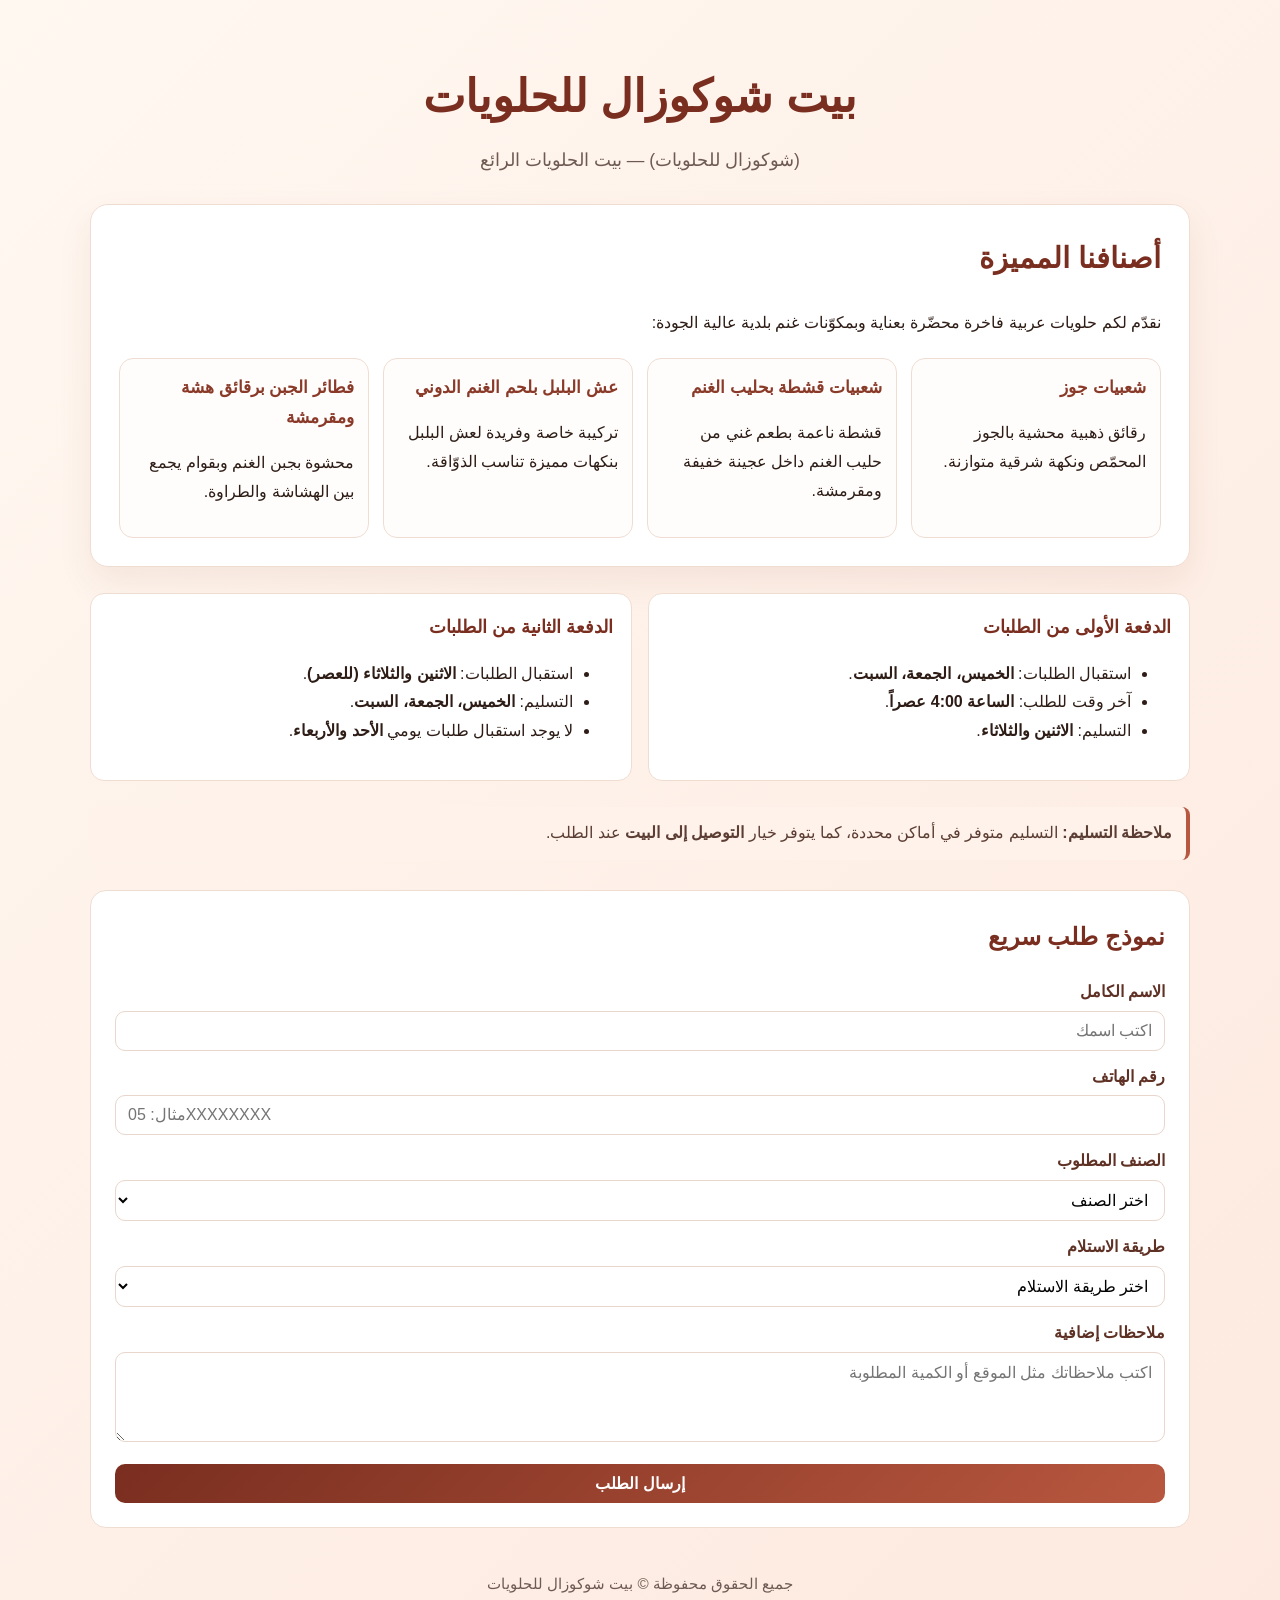
<file: index.html>
<!DOCTYPE html>
<html lang="ar" dir="rtl">
<head>
  <meta charset="UTF-8" />
  <meta name="viewport" content="width=device-width, initial-scale=1.0" />
  <title>بيت شوكوزال للحلويات | بيت الحلويات الرائع</title>
  <style>
    :root {
      --bg: #fff8f1;
      --card: #ffffff;
      --accent: #7a2e1f;
      --accent-soft: #b8573f;
      --text: #2e1d16;
      --muted: #6e5a52;
      --border: #f0ddd2;
    }

    * {
      box-sizing: border-box;
    }

    body {
      margin: 0;
      font-family: "Tahoma", "Arial", sans-serif;
      background: linear-gradient(135deg, #fff8f1 0%, #fde9df 100%);
      color: var(--text);
      line-height: 1.8;
    }

    .container {
      width: min(1100px, 92%);
      margin: 0 auto;
    }

    header {
      padding: 56px 0 28px;
      text-align: center;
    }

    .brand {
      font-size: clamp(1.8rem, 5vw, 2.8rem);
      margin: 0;
      color: var(--accent);
    }

    .subtitle {
      margin: 8px 0 0;
      color: var(--muted);
      font-size: 1.1rem;
    }

    .hero {
      background: var(--card);
      border: 1px solid var(--border);
      border-radius: 18px;
      padding: 28px;
      box-shadow: 0 15px 35px rgba(122, 46, 31, 0.08);
      margin-bottom: 26px;
    }

    .hero h2 {
      margin-top: 0;
      color: var(--accent);
      font-size: clamp(1.3rem, 3.2vw, 1.8rem);
    }

    .products {
      display: grid;
      grid-template-columns: repeat(auto-fit, minmax(220px, 1fr));
      gap: 14px;
      margin-top: 20px;
    }

    .product {
      border: 1px solid var(--border);
      border-radius: 14px;
      background: #fffdfb;
      padding: 14px;
    }

    .product h3 {
      margin: 0 0 8px;
      color: #8a3a29;
      font-size: 1.05rem;
    }

    .schedule {
      margin: 26px 0;
      display: grid;
      grid-template-columns: repeat(auto-fit, minmax(280px, 1fr));
      gap: 16px;
    }

    .schedule-card {
      background: var(--card);
      border: 1px solid var(--border);
      border-radius: 14px;
      padding: 18px;
    }

    .schedule-card h3 {
      margin: 0 0 10px;
      color: var(--accent);
      font-size: 1.1rem;
    }

    .notice {
      background: #fff2ea;
      border-right: 4px solid var(--accent-soft);
      padding: 12px 14px;
      border-radius: 8px;
      color: #5b3d33;
      margin-top: 12px;
    }

    form {
      margin: 30px 0 42px;
      background: var(--card);
      border: 1px solid var(--border);
      border-radius: 16px;
      padding: 24px;
      display: grid;
      gap: 12px;
    }

    label {
      font-weight: 700;
      color: #5f3125;
      margin-bottom: 4px;
      display: inline-block;
    }

    input,
    select,
    textarea,
    button {
      width: 100%;
      border: 1px solid #e9d6cc;
      border-radius: 10px;
      padding: 10px 12px;
      font-size: 1rem;
      font-family: inherit;
      background: #fff;
    }

    textarea {
      min-height: 90px;
      resize: vertical;
    }

    button {
      background: linear-gradient(135deg, var(--accent) 0%, var(--accent-soft) 100%);
      color: #fff;
      border: none;
      font-weight: 700;
      cursor: pointer;
      transition: transform 0.18s ease, opacity 0.2s ease;
    }

    button:hover {
      opacity: 0.95;
      transform: translateY(-1px);
    }

    footer {
      text-align: center;
      color: var(--muted);
      padding: 0 0 30px;
      font-size: 0.95rem;
    }
  </style>
</head>
<body>
  <header class="container">
    <h1 class="brand">بيت شوكوزال للحلويات</h1>
    <p class="subtitle">(شوكوزال للحلويات) — بيت الحلويات الرائع</p>
  </header>

  <main class="container">
    <section class="hero">
      <h2>أصنافنا المميزة</h2>
      <p>نقدّم لكم حلويات عربية فاخرة محضّرة بعناية وبمكوّنات غنم بلدية عالية الجودة:</p>

      <div class="products">
        <article class="product">
          <h3>شعبيات جوز</h3>
          <p>رقائق ذهبية محشية بالجوز المحمّص ونكهة شرقية متوازنة.</p>
        </article>

        <article class="product">
          <h3>شعبيات قشطة بحليب الغنم</h3>
          <p>قشطة ناعمة بطعم غني من حليب الغنم داخل عجينة خفيفة ومقرمشة.</p>
        </article>

        <article class="product">
          <h3>عش البلبل بلحم الغنم الدوني</h3>
          <p>تركيبة خاصة وفريدة لعش البلبل بنكهات مميزة تناسب الذوّاقة.</p>
        </article>

        <article class="product">
          <h3>فطائر الجبن برقائق هشة ومقرمشة</h3>
          <p>محشوة بجبن الغنم وبقوام يجمع بين الهشاشة والطراوة.</p>
        </article>
      </div>
    </section>

    <section class="schedule">
      <article class="schedule-card">
        <h3>الدفعة الأولى من الطلبات</h3>
        <ul>
          <li>استقبال الطلبات: <strong>الخميس، الجمعة، السبت</strong>.</li>
          <li>آخر وقت للطلب: <strong>الساعة 4:00 عصراً</strong>.</li>
          <li>التسليم: <strong>الاثنين والثلاثاء</strong>.</li>
        </ul>
      </article>

      <article class="schedule-card">
        <h3>الدفعة الثانية من الطلبات</h3>
        <ul>
          <li>استقبال الطلبات: <strong>الاثنين والثلاثاء (للعصر)</strong>.</li>
          <li>التسليم: <strong>الخميس، الجمعة، السبت</strong>.</li>
          <li>لا يوجد استقبال طلبات يومي <strong>الأحد والأربعاء</strong>.</li>
        </ul>
      </article>
    </section>

    <div class="notice">
      <strong>ملاحظة التسليم:</strong>
      التسليم متوفر في أماكن محددة، كما يتوفر خيار <strong>التوصيل إلى البيت</strong> عند الطلب.
    </div>

    <form action="#" method="post">
      <h2 style="margin: 0 0 8px; color: var(--accent);">نموذج طلب سريع</h2>

      <div>
        <label for="name">الاسم الكامل</label>
        <input id="name" name="name" type="text" placeholder="اكتب اسمك" required />
      </div>

      <div>
        <label for="phone">رقم الهاتف</label>
        <input id="phone" name="phone" type="tel" placeholder="مثال: 05XXXXXXXX" required />
      </div>

      <div>
        <label for="product">الصنف المطلوب</label>
        <select id="product" name="product" required>
          <option value="">اختر الصنف</option>
          <option>شعبيات جوز</option>
          <option>شعبيات قشطة بحليب الغنم</option>
          <option>عش البلبل بلحم الغنم الدوني</option>
          <option>فطائر الجبن بجبن الغنم</option>
        </select>
      </div>

      <div>
        <label for="delivery">طريقة الاستلام</label>
        <select id="delivery" name="delivery" required>
          <option value="">اختر طريقة الاستلام</option>
          <option>استلام من نقطة التسليم</option>
          <option>توصيل للبيت</option>
        </select>
      </div>

      <div>
        <label for="notes">ملاحظات إضافية</label>
        <textarea id="notes" name="notes" placeholder="اكتب ملاحظاتك مثل الموقع أو الكمية المطلوبة"></textarea>
      </div>

      <button type="submit">إرسال الطلب</button>
    </form>
  </main>

  <footer class="container">
    جميع الحقوق محفوظة © بيت شوكوزال للحلويات
  </footer>
</body>
</html>
</file>
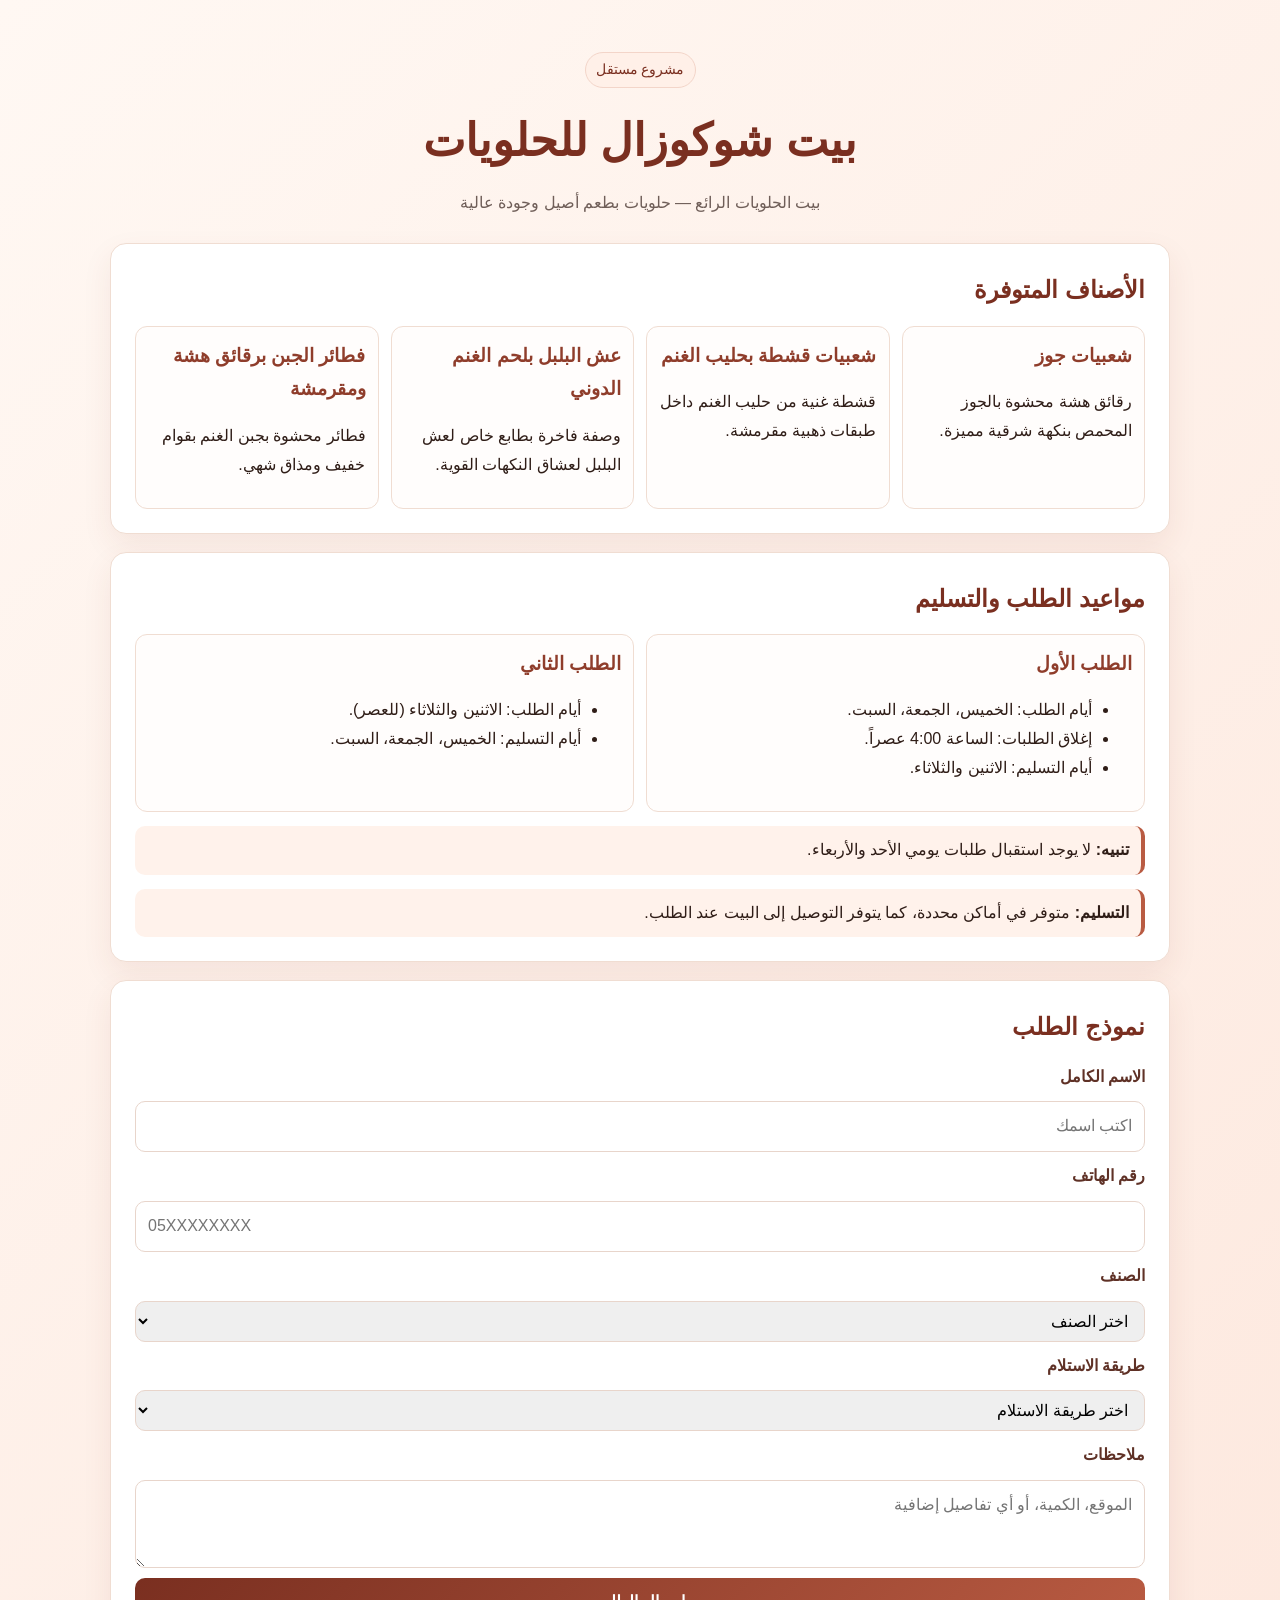
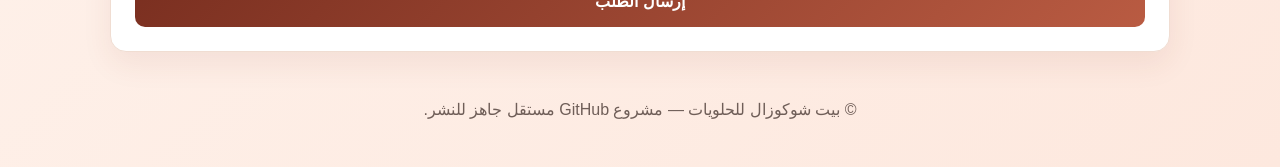
<file: bayt-shokozal-sweets/index.html>
<!DOCTYPE html>
<html lang="ar" dir="rtl">
<head>
  <meta charset="UTF-8" />
  <meta name="viewport" content="width=device-width, initial-scale=1.0" />
  <title>بيت شوكوزال للحلويات | بيت الحلويات الرائع</title>
  <link rel="stylesheet" href="styles.css" />
</head>
<body>
  <header class="container site-header">
    <p class="badge">مشروع مستقل</p>
    <h1>بيت شوكوزال للحلويات</h1>
    <p class="subtitle">بيت الحلويات الرائع — حلويات بطعم أصيل وجودة عالية</p>
  </header>

  <main class="container">
    <section class="card">
      <h2>الأصناف المتوفرة</h2>
      <div class="grid">
        <article>
          <h3>شعبيات جوز</h3>
          <p>رقائق هشة محشوة بالجوز المحمص بنكهة شرقية مميزة.</p>
        </article>

        <article>
          <h3>شعبيات قشطة بحليب الغنم</h3>
          <p>قشطة غنية من حليب الغنم داخل طبقات ذهبية مقرمشة.</p>
        </article>

        <article>
          <h3>عش البلبل بلحم الغنم الدوني</h3>
          <p>وصفة فاخرة بطابع خاص لعش البلبل لعشاق النكهات القوية.</p>
        </article>

        <article>
          <h3>فطائر الجبن برقائق هشة ومقرمشة</h3>
          <p>فطائر محشوة بجبن الغنم بقوام خفيف ومذاق شهي.</p>
        </article>
      </div>
    </section>

    <section class="card">
      <h2>مواعيد الطلب والتسليم</h2>
      <div class="columns">
        <article>
          <h3>الطلب الأول</h3>
          <ul>
            <li>أيام الطلب: الخميس، الجمعة، السبت.</li>
            <li>إغلاق الطلبات: الساعة 4:00 عصراً.</li>
            <li>أيام التسليم: الاثنين والثلاثاء.</li>
          </ul>
        </article>

        <article>
          <h3>الطلب الثاني</h3>
          <ul>
            <li>أيام الطلب: الاثنين والثلاثاء (للعصر).</li>
            <li>أيام التسليم: الخميس، الجمعة، السبت.</li>
          </ul>
        </article>
      </div>

      <p class="notice"><strong>تنبيه:</strong> لا يوجد استقبال طلبات يومي الأحد والأربعاء.</p>
      <p class="notice"><strong>التسليم:</strong> متوفر في أماكن محددة، كما يتوفر التوصيل إلى البيت عند الطلب.</p>
    </section>

    <section class="card">
      <h2>نموذج الطلب</h2>
      <form action="#" method="post">
        <label for="name">الاسم الكامل</label>
        <input id="name" name="name" type="text" placeholder="اكتب اسمك" required />

        <label for="phone">رقم الهاتف</label>
        <input id="phone" name="phone" type="tel" placeholder="05XXXXXXXX" required />

        <label for="product">الصنف</label>
        <select id="product" name="product" required>
          <option value="">اختر الصنف</option>
          <option>شعبيات جوز</option>
          <option>شعبيات قشطة بحليب الغنم</option>
          <option>عش البلبل بلحم الغنم الدوني</option>
          <option>فطائر الجبن بجبن الغنم</option>
        </select>

        <label for="delivery">طريقة الاستلام</label>
        <select id="delivery" name="delivery" required>
          <option value="">اختر طريقة الاستلام</option>
          <option>استلام من نقاط التسليم</option>
          <option>توصيل للبيت</option>
        </select>

        <label for="notes">ملاحظات</label>
        <textarea id="notes" name="notes" placeholder="الموقع، الكمية، أو أي تفاصيل إضافية"></textarea>

        <button type="submit">إرسال الطلب</button>
      </form>
    </section>
  </main>

  <footer class="container">
    <p>© بيت شوكوزال للحلويات — مشروع GitHub مستقل جاهز للنشر.</p>
  </footer>
</body>
</html>
</file>
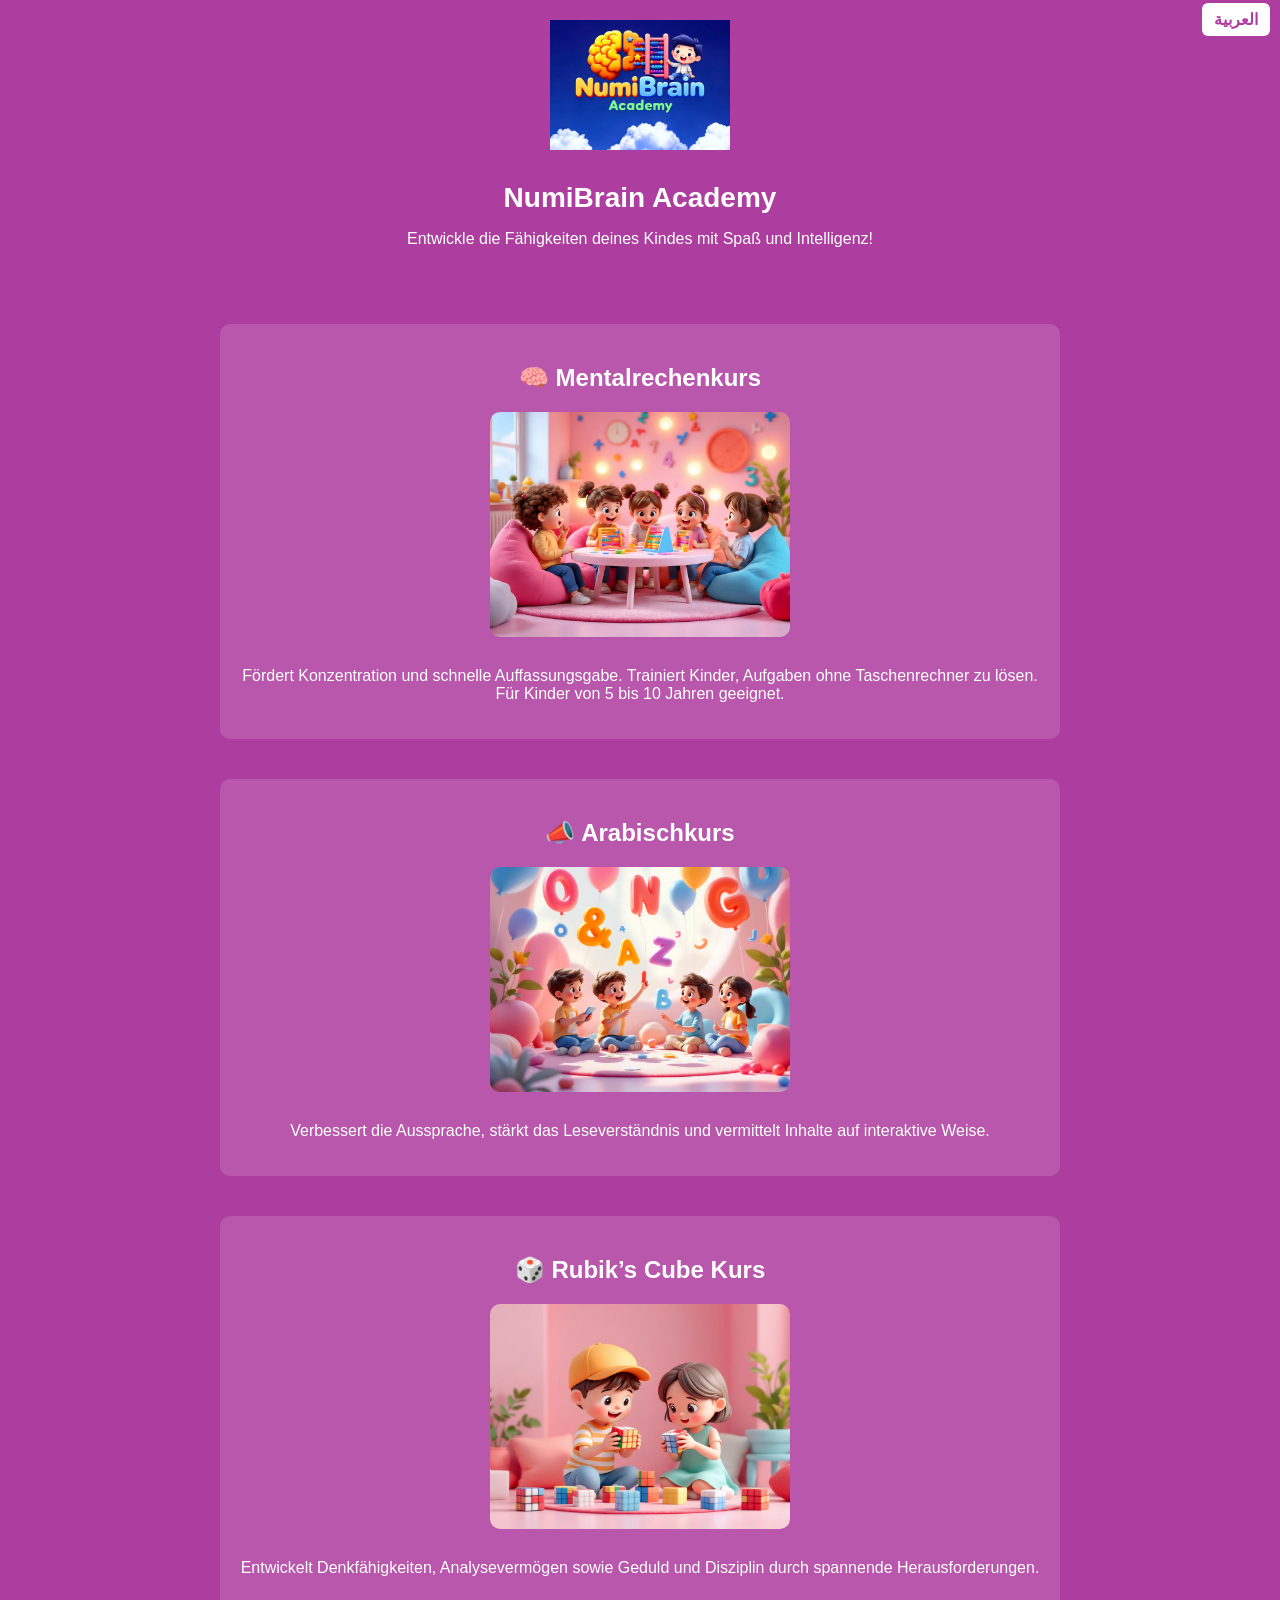
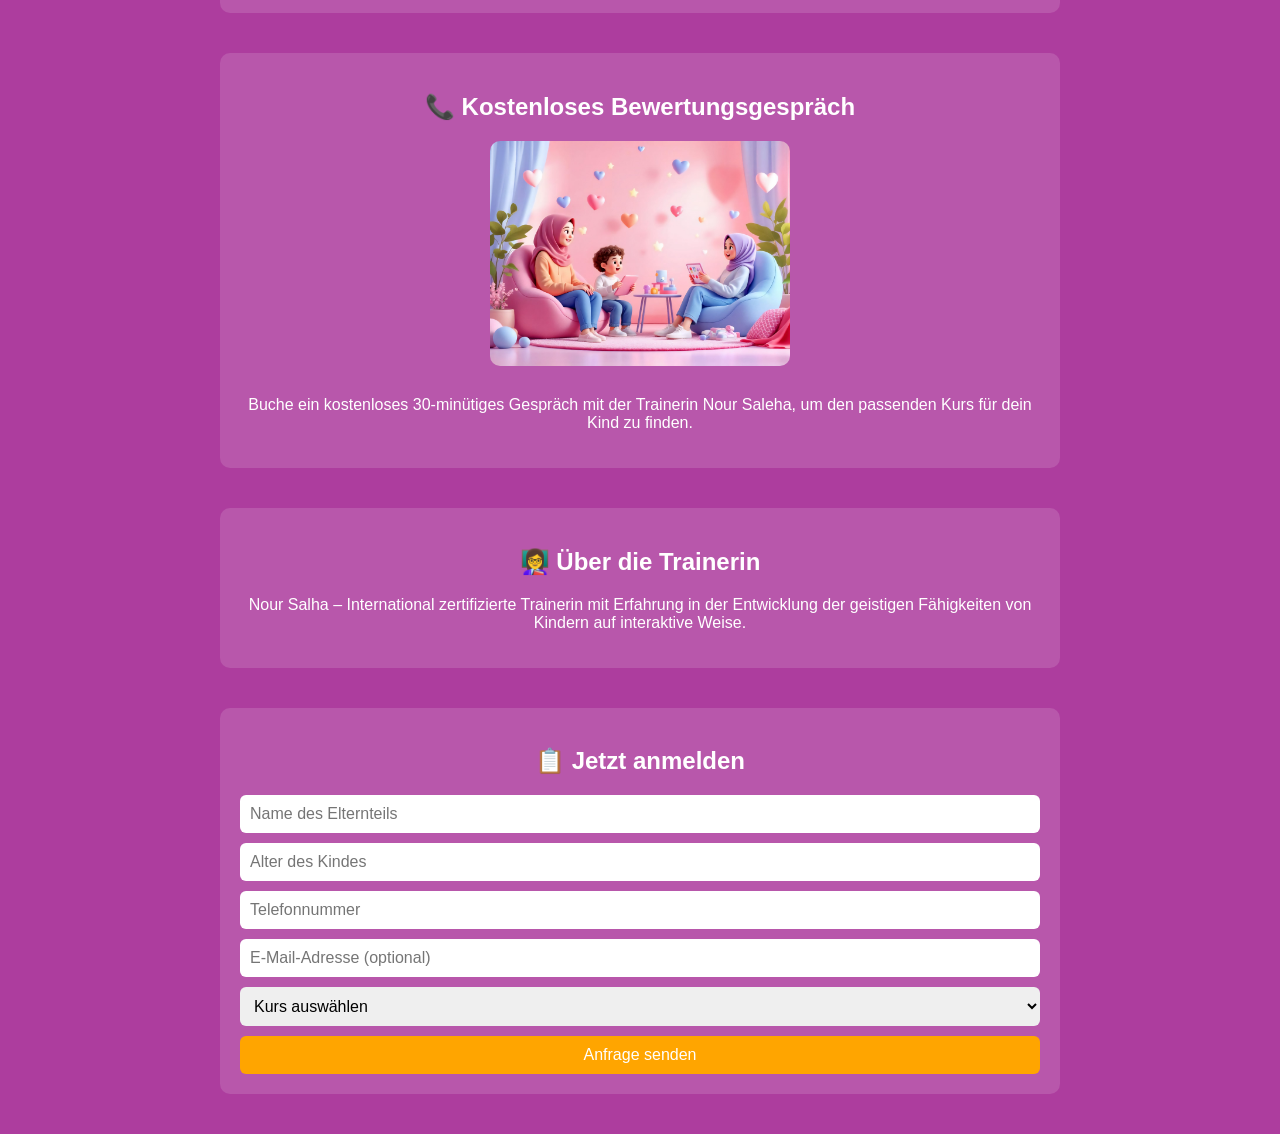
<file: de.html>
<!DOCTYPE html>
<html lang="de" dir="ltr">
<head>
  <meta charset="UTF-8" />
  <meta name="viewport" content="width=device-width, initial-scale=1.0"/>
  <title>NumiBrain Academy</title>
  <style>
    body {
      background-color: #ad3d9e;
      font-family: 'Arial', sans-serif;
      margin: 0;
      padding: 0;
      color: white;
      text-align: center;
      transition: background-color 0.5s ease;
    }
    header {
      padding: 20px;
      animation: fadeIn 1s ease-in;
    }
    img.logo {
      width: 180px;
      margin-bottom: 10px;
    }
    h1 {
      font-size: 28px;
      margin-bottom: 10px;
    }
    .section {
      margin: 40px auto;
      padding: 20px;
      max-width: 800px;
      background-color: #ffffff22;
      border-radius: 10px;
      animation: fadeInUp 1s ease-in;
    }
    .section img {
      width: 100%;
      max-width: 300px;
      border-radius: 10px;
      margin-bottom: 10px;
    }
    form {
      display: flex;
      flex-direction: column;
      gap: 10px;
      margin-top: 20px;
    }
    input, select, button {
      padding: 10px;
      border: none;
      border-radius: 6px;
      font-size: 16px;
    }
    button {
      background-color: #ffa500;
      color: white;
      cursor: pointer;
      transition: background 0.3s ease;
    }
    button:hover {
      background-color: #ff8800;
    }
    .lang-switch {
      position: fixed;
      top: 10px;
      right: 10px;
    }
    .lang-switch a {
      background: #fff;
      color: #ad3d9e;
      padding: 8px 12px;
      text-decoration: none;
      border-radius: 6px;
      font-weight: bold;
    }

    @keyframes fadeInUp {
      from { opacity: 0; transform: translateY(30px); }
      to { opacity: 1; transform: translateY(0); }
    }
    @keyframes fadeIn {
      from { opacity: 0; }
      to { opacity: 1; }
    }
  </style>
</head>
<body>

<div class="lang-switch">
  <a href="index.html">العربية</a>
</div>

<header>
  <img src="logo.png" alt="NumiBrain Logo" class="logo"/>
  <h1>NumiBrain Academy</h1>
  <p>Entwickle die Fähigkeiten deines Kindes mit Spaß und Intelligenz!</p>
</header>

<div class="section">
  <h2>🧠 Mentalrechenkurs</h2>
  <img src="mental.png" alt="Mental Math">
  <p>Fördert Konzentration und schnelle Auffassungsgabe. Trainiert Kinder, Aufgaben ohne Taschenrechner zu lösen. Für Kinder von 5 bis 10 Jahren geeignet.</p>
</div>

<div class="section">
  <h2>📣 Arabischkurs</h2>
  <img src="arabic.png" alt="Arabic Course">
  <p>Verbessert die Aussprache, stärkt das Leseverständnis und vermittelt Inhalte auf interaktive Weise.</p>
</div>

<div class="section">
  <h2>🎲 Rubik’s Cube Kurs</h2>
  <img src="rubik.png" alt="Rubik Cube Course">
  <p>Entwickelt Denkfähigkeiten, Analysevermögen sowie Geduld und Disziplin durch spannende Herausforderungen.</p>
</div>

<div class="section">
  <h2>📞 Kostenloses Bewertungsgespräch</h2>
  <img src="freecall.png" alt="Evaluation Call">
  <p>Buche ein kostenloses 30-minütiges Gespräch mit der Trainerin Nour Saleha, um den passenden Kurs für dein Kind zu finden.</p>
</div>

<div class="section">
  <h2>👩‍🏫 Über die Trainerin</h2>
  <p>Nour Salha – International zertifizierte Trainerin mit Erfahrung in der Entwicklung der geistigen Fähigkeiten von Kindern auf interaktive Weise.</p>
</div>

<div class="section">
<h2>📋 Jetzt anmelden</h2>
<form action="https://formspree.io/f/mpwleeol" method="POST">
  <input type="text" name="name" placeholder="Name des Elternteils" required />
  <input type="text" name="child_age" placeholder="Alter des Kindes" required />
  <input type="tel" name="phone" placeholder="Telefonnummer" required />
  <input type="email" name="email" placeholder="E-Mail-Adresse (optional)" />
  <select name="course" required>
    <option value="">Kurs auswählen</option>
    <option value="mental_math">Mentalrechnen</option>
    <option value="arabic">Arabisch</option>
    <option value="rubik">Rubik’s Cube</option>
  </select>
  <button type="submit">Anfrage senden</button>
</form>
</div>

</body>
</html>
</file>
<file: bayt-shokozal-sweets/styles.css>
:root {
  --bg: #fff8f3;
  --text: #2f1d17;
  --muted: #6f5e58;
  --accent: #7a2f20;
  --accent-light: #b95b42;
  --card: #ffffff;
  --border: #f0ddd2;
}

* {
  box-sizing: border-box;
}

body {
  margin: 0;
  background: linear-gradient(135deg, #fff8f3, #fde8de);
  color: var(--text);
  font-family: Tahoma, Arial, sans-serif;
  line-height: 1.8;
}

.container {
  width: min(1060px, 92%);
  margin: 0 auto;
}

.site-header {
  text-align: center;
  padding: 52px 0 26px;
}

.badge {
  display: inline-block;
  margin: 0;
  padding: 4px 10px;
  border-radius: 999px;
  background: #fff0e8;
  border: 1px solid #f3d5c9;
  color: var(--accent);
  font-size: 0.9rem;
}

h1 {
  margin: 12px 0 8px;
  color: var(--accent);
  font-size: clamp(1.9rem, 4vw, 2.8rem);
}

.subtitle {
  margin: 0;
  color: var(--muted);
}

.card {
  background: var(--card);
  border: 1px solid var(--border);
  border-radius: 16px;
  box-shadow: 0 12px 30px rgba(122, 47, 32, 0.08);
  padding: 24px;
  margin-bottom: 18px;
}

h2 {
  margin: 0 0 14px;
  color: var(--accent);
}

.grid,
.columns {
  display: grid;
  gap: 12px;
  grid-template-columns: repeat(auto-fit, minmax(220px, 1fr));
}

article {
  border: 1px solid var(--border);
  border-radius: 12px;
  padding: 12px;
  background: #fffdfc;
}

h3 {
  margin: 0 0 8px;
  color: #8f3d2b;
}

.notice {
  margin: 14px 0 0;
  padding: 10px 12px;
  border-radius: 10px;
  background: #fff2eb;
  border-right: 4px solid var(--accent-light);
}

form {
  display: grid;
  gap: 10px;
}

label {
  font-weight: 700;
  color: #5f3126;
}

input,
select,
textarea,
button {
  width: 100%;
  padding: 10px 12px;
  border-radius: 10px;
  border: 1px solid #e8d5cb;
  font: inherit;
}

textarea {
  min-height: 88px;
  resize: vertical;
}

button {
  border: none;
  color: #fff;
  background: linear-gradient(135deg, var(--accent), var(--accent-light));
  font-weight: 700;
  cursor: pointer;
}

footer {
  text-align: center;
  color: var(--muted);
  padding: 10px 0 26px;
}
</file>
